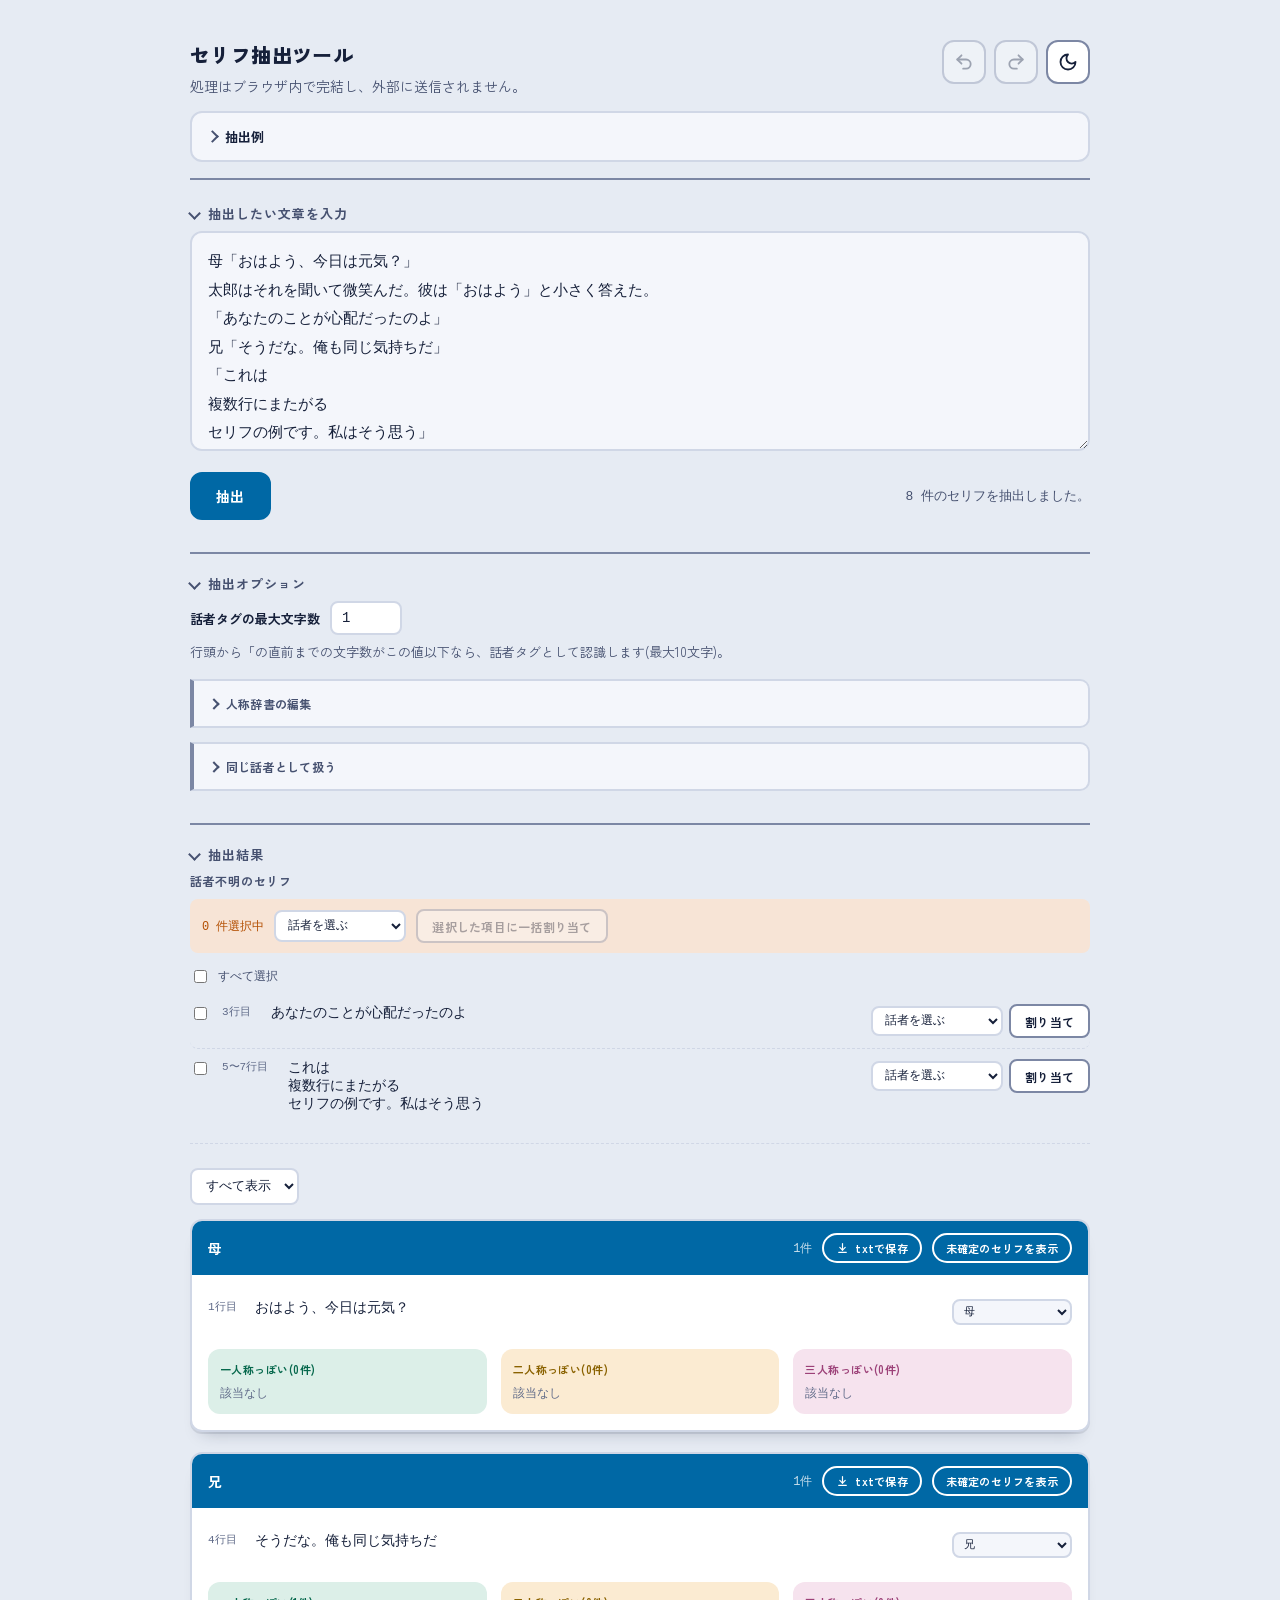
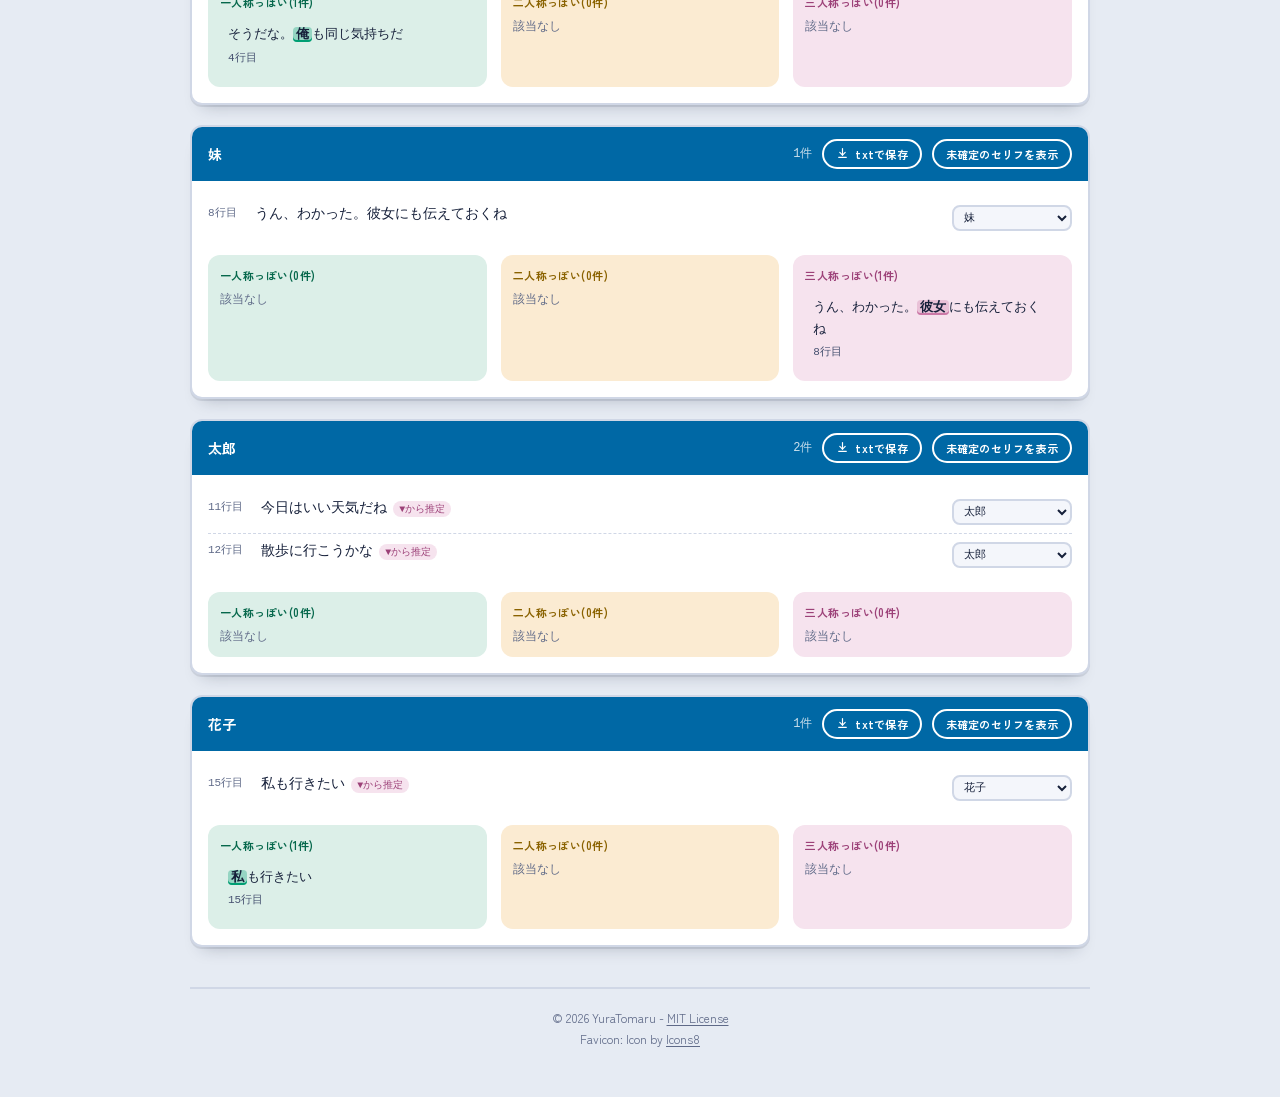
<file: dialogue-extractor/index.html>
<!DOCTYPE html>
<!-- © 2026 YuraTomaru – MIT License https://opensource.org/licenses/MIT -->
<html lang="ja">

<head>
  <meta charset="utf-8">
  <meta name="viewport" content="width=device-width, initial-scale=1">
  <title>セリフ抽出ツール</title>
  <meta name="description" content="文章からセリフ(鍵かっこ発言)を抽出し、話者ごとに整理・人称分類するツール">
  <meta name="theme-color" content="#0068A5">

  <meta property="og:type" content="website">
  <meta property="og:site_name" content="セリフ抽出ツール">
  <meta property="og:title" content="セリフ抽出ツール">
  <meta property="og:description" content="文章からセリフ(鍵かっこ発言)を抽出し、話者ごとに整理・人称分類するツール">
  <meta property="og:url" content="https://yuratomaru.github.io/toy-box/dialogue-extractor/">
  <meta property="og:locale" content="ja_JP">

  <meta name="twitter:card" content="summary">
  <meta name="twitter:title" content="セリフ抽出ツール">
  <meta name="twitter:description" content="文章からセリフ(鍵かっこ発言)を抽出し、話者ごとに整理・人称分類するツール">

  <link rel="canonical" href="https://yuratomaru.github.io/toy-box/dialogue-extractor/">

  <!-- favicon設定 -->
  <!-- SVG (モダンブラウザ用) -->
  <link rel="icon" type="image/svg+xml" href="../assets/favicon.svg">
  <!-- 互換用 (旧型ブラウザ・PC用) -->
  <link rel="icon" type="image/x-icon" href="../assets/favicon.ico">
  <link rel="icon" type="image/png" sizes="32x32" href="../assets/favicon-32x32.png">
  <!-- スマホ用 (iOS/Androidホーム画面) -->
  <link rel="apple-touch-icon" sizes="180x180" href="../assets/apple-touch-icon.png">
  <link rel="manifest" href="../assets/site.webmanifest">

  <link rel="preconnect" href="https://fonts.googleapis.com">
  <link rel="preconnect" href="https://fonts.gstatic.com" crossorigin>
  <link href="https://fonts.googleapis.com/css2?family=Zen+Kaku+Gothic+New:wght@400;500;700;900&display=swap"
    rel="stylesheet">
  <link rel="stylesheet" href="src/style.css">
  <link rel="stylesheet" href="../assets/footer.css">
</head>

<body>
  <div class="sheet">
    <header>
      <div class="header-row">
        <div>
          <h1>セリフ抽出ツール</h1>
          <p>処理はブラウザ内で完結し、外部に送信されません。</p>
        </div>
        <div class="header-actions">
          <button id="undoBtn" class="theme-toggle" type="button" aria-label="元に戻す (Ctrl+Z)" title="元に戻す (Ctrl+Z)"
            disabled>
            <svg viewBox="0 0 24 24" fill="none" stroke="currentColor" stroke-width="2.2" stroke-linecap="round"
              stroke-linejoin="round" aria-hidden="true">
              <path d="M9 14 4 9l5-5" />
              <path d="M4 9h10.5a5.5 5.5 0 0 1 5.5 5.5v0a5.5 5.5 0 0 1-5.5 5.5H11" />
            </svg>
          </button>
          <button id="redoBtn" class="theme-toggle" type="button" aria-label="やり直す (Ctrl+Y)" title="やり直す (Ctrl+Y)"
            disabled>
            <svg viewBox="0 0 24 24" fill="none" stroke="currentColor" stroke-width="2.2" stroke-linecap="round"
              stroke-linejoin="round" aria-hidden="true">
              <path d="m15 14 5-5-5-5" />
              <path d="M20 9H9.5A5.5 5.5 0 0 0 4 14.5v0A5.5 5.5 0 0 0 9.5 20H13" />
            </svg>
          </button>
          <button id="themeToggle" class="theme-toggle" type="button" aria-label="ダークモードに切り替え"
            title="ダークモードに切り替え"></button>
        </div>
      </div>
      <details class="howto">
        <summary>抽出例</summary>
        <div class="howto-body">
          <div class="howto-examples">
            <div class="howto-example"><span class="howto-tag yes">対象</span>母「おはよう」<span
                style="color:var(--ink-3); margin-left:auto;">行頭の話者タグ＋セリフ(文字数は抽出オプションで設定)</span></div>
            <div class="howto-example"><span class="howto-tag yes">対象</span>「今日はいい天気だね」<span
                style="color:var(--ink-3); margin-left:auto;">行全体がセリフだけ</span></div>
            <div class="howto-example"><span class="howto-tag no">対象外</span>太郎は「おはよう」と答えた。<span
                style="color:var(--ink-3); margin-left:auto;">文中に紛れている</span></div>
            <div class="howto-example"><span class="howto-tag yes">対象</span><span>▼太郎<br>「今日はいい天気だね」</span><span
                style="color:var(--ink-3); margin-left:auto;">▼見出しの直後はセリフが続く間その話者の発言になる</span></div>
          </div>
        </div>
      </details>
    </header>

    <details class="section" id="textSection" open>
      <summary>抽出したい文章を入力</summary>
      <textarea id="input" placeholder="ここにテキストを貼り付けてください。">母「おはよう、今日は元気？」
太郎はそれを聞いて微笑んだ。彼は「おはよう」と小さく答えた。
「あなたのことが心配だったのよ」
兄「そうだな。俺も同じ気持ちだ」
「これは
複数行にまたがる
セリフの例です。私はそう思う」
妹「うん、わかった。彼女にも伝えておくね」

▼太郎のセリフ
「今日はいい天気だね」
「散歩に行こうかな」

▼花子
「私も行きたい」</textarea>
      <div class="controls">
        <button id="extract">抽出</button>
        <span id="status" class="status"></span>
      </div>
    </details>

    <details class="section" id="optionsSection" open>
      <summary>抽出オプション</summary>

      <div class="option-row">
        <label for="speakerMaxLen">話者タグの最大文字数</label>
        <input type="number" id="speakerMaxLen" min="1" max="10" step="1" value="1" inputmode="numeric">
        <span id="speakerMaxLenNote" class="option-note"></span>
      </div>
      <p class="hint">行頭から「の直前までの文字数がこの値以下なら、話者タグとして認識します(最大10文字)。</p>

      <details class="subsection" id="dictSection">
        <summary>人称辞書の編集</summary>
        <p class="hint">一人称・二人称・三人称っぽい表現として検出する単語です。×で削除、下の欄から追加できます。編集内容はこの後の抽出結果にすぐ反映されます。</p>
        <div class="dict-columns">
          <div class="dict-col p1">
            <div class="dict-title">一人称</div>
            <div class="dict-chips" data-cat="1"></div>
            <div class="dict-add" data-cat="1">
              <input type="text" placeholder="単語を追加">
              <button class="small">追加</button>
            </div>
          </div>
          <div class="dict-col p2">
            <div class="dict-title">二人称</div>
            <div class="dict-chips" data-cat="2"></div>
            <div class="dict-add" data-cat="2">
              <input type="text" placeholder="単語を追加">
              <button class="small">追加</button>
            </div>
          </div>
          <div class="dict-col p3">
            <div class="dict-title">三人称</div>
            <div class="dict-chips" data-cat="3"></div>
            <div class="dict-add" data-cat="3">
              <input type="text" placeholder="単語を追加">
              <button class="small">追加</button>
            </div>
          </div>
        </div>
        <div class="dict-actions">
          <button class="small" id="dictReset">既定の辞書に戻す</button>
          <button class="small" id="dictClear">辞書をクリア</button>
        </div>

        <details class="dict-import">
          <summary>テキストファイルからインポート</summary>
          <div class="dict-import-body">
            <p class="hint" style="margin:0;">既存の単語は残したまま、新しい単語だけが追加されます。</p>
            <div class="dict-import-row">
              <input type="file" id="dictImportFile" accept=".txt,text/plain">
            </div>
            <textarea id="dictImportText" placeholder="【一人称】
私, 僕, 俺

【二人称】
あなた, 君

【三人称】
彼, 彼女"></textarea>
            <div class="dict-import-row">
              <button class="small" id="dictImportBtn">インポート</button>
              <span id="dictImportStatus" class="status"></span>
            </div>
          </div>
        </details>
      </details>

      <details class="subsection" id="aliasSection" style="display:none;">
        <summary>同じ話者として扱う</summary>
        <p class="hint">同じ名前を入力すると、同一話者としてまとめられます。空欄に戻すと元の表示に戻ります。</p>
        <div id="aliasArea"></div>
      </details>
    </details>

    <details class="section" id="resultSection" open>
      <summary>抽出結果</summary>
      <div id="unassignedSection" style="display:none;">
        <h3 class="result-subhead">話者不明のセリフ</h3>
        <div id="unassignedArea"></div>
      </div>
      <div id="filterSection" style="display:none;">
        <div class="filter-bar">
          <select id="speakerFilter"></select>
        </div>
      </div>
      <div id="speakerSection" style="display:none;">
        <div id="speakerArea"></div>
      </div>
    </details>
    <footer class="site-footer">
      <p>© 2026 YuraTomaru - <a href="https://opensource.org/licenses/MIT" rel="license">MIT License</a></p>
      <p class="favicon-credit">Favicon: Icon by <a href="https://icons8.com/icons/set/geometry-geometric--blue"
          rel="noopener">Icons8</a></p>
    </footer>
  </div>

  <script src="src/main.js"></script>
</body>

</html>
</file>
<file: dialogue-extractor/src/style.css>
:root {
    color-scheme: light;
    --bg: #E6EBF3;
    --sheet: #F4F6FB;
    --surface: #FFFFFF;
    --surface-done: #ECEFF6;
    --head-bg: #EEF1F8;
    --ink: #16203A;
    --ink-2: #465170;
    --ink-3: #5F6A88;
    --line: #D0D7E6;
    --line-strong: #7C87A4;
    --accent: #0068A5;
    --accent-fg: #FFFFFF;
    --head-strong: #0068A5;
    --head-strong-fg: #FFFFFF;
    --focus: #0072B2;
    --warn: #B34E00;
    --warn-soft: #F7E4D6;
    --p1: #06684C; --p1-dot: #009E73; --p1-soft: #DCEFE8;
    --p2: #8A6200; --p2-dot: #E69F00; --p2-soft: #FBEBD2;
    --p3: #9C4178; --p3-dot: #CC79A7; --p3-soft: #F6E3EE;
    --shadow: 0 2px 0 rgba(22,32,58,.10), 0 12px 16px -12px rgba(22,32,58,.28);

    /* legacy aliases so existing class names keep working */
    --ink-soft: var(--ink-2);
    --paper: var(--bg);
    --rule: var(--line);
    --accent-soft: var(--warn-soft);

    --mono: 'JetBrains Mono', 'SF Mono', Consolas, monospace;
    --ui: 'Zen Kaku Gothic New', "Hiragino Kaku Gothic ProN", "Hiragino Sans", "Yu Gothic UI", "Noto Sans JP", Meiryo, system-ui, sans-serif;
  }
  @media (prefers-color-scheme: dark) { :root:not([data-theme="light"]) {
    color-scheme: dark;
    --bg: #0B1020;
    --sheet: #121832;
    --surface: #171E3B;
    --surface-done: #141A33;
    --head-bg: #1A2142;
    --ink: #EEF2FB;
    --ink-2: #A9B4CE;
    --ink-3: #8089A8;
    --line: #2A3358;
    --line-strong: #4A5580;
    --accent: #56B4E9;
    --accent-fg: #0B1020;
    --head-strong: #1E3A5C;
    --head-strong-fg: #DCEAF5;
    --focus: #56B4E9;
    --warn: #E3875A;
    --warn-soft: #3A2718;
    --p1: #6FE3C0; --p1-dot: #4FD9B0; --p1-soft: #13332A;
    --p2: #E8C077; --p2-dot: #E3B155; --p2-soft: #352708;
    --p3: #E8A9CE; --p3-dot: #E08FC0; --p3-soft: #35202C;
  } }
  :root[data-theme="dark"] {
    color-scheme: dark;
    --bg: #0B1020;
    --sheet: #121832;
    --surface: #171E3B;
    --surface-done: #141A33;
    --head-bg: #1A2142;
    --ink: #EEF2FB;
    --ink-2: #A9B4CE;
    --ink-3: #8089A8;
    --line: #2A3358;
    --line-strong: #4A5580;
    --accent: #56B4E9;
    --accent-fg: #0B1020;
    --head-strong: #1E3A5C;
    --head-strong-fg: #DCEAF5;
    --focus: #56B4E9;
    --warn: #E3875A;
    --warn-soft: #3A2718;
    --p1: #6FE3C0; --p1-dot: #4FD9B0; --p1-soft: #13332A;
    --p2: #E8C077; --p2-dot: #E3B155; --p2-soft: #352708;
    --p3: #E8A9CE; --p3-dot: #E08FC0; --p3-soft: #35202C;
  }

  * { box-sizing: border-box; }
  input[type=checkbox] { accent-color: var(--accent); }
  body {
    margin: 0;
    background: var(--bg);
    color: var(--ink);
    font-family: var(--ui);
    min-height: 100vh;
    display: flex;
    justify-content: center;
    padding: 40px 20px;
  }
  .sheet { width: 100%; max-width: 900px; }
  header { margin-bottom: 24px; padding-bottom: 16px; border-bottom: 2px solid var(--line-strong); }
  .header-row { display: flex; align-items: flex-start; justify-content: space-between; gap: 16px; }
  h1 { font-size: 20px; letter-spacing: 0.02em; margin: 0 0 6px; font-weight: 900; }
  header p { margin: 0; color: var(--ink-2); font-size: 14px; line-height: 1.6; }
  .theme-toggle {
    flex-shrink: 0; width: 44px; height: 44px; padding: 0; border-radius: 12px;
    display: flex; align-items: center; justify-content: center;
    background: var(--surface); border: 2px solid var(--line-strong); color: var(--ink);
  }
  .theme-toggle svg { width: 20px; height: 20px; }
  .header-actions { display: flex; align-items: center; gap: 8px; flex-shrink: 0; }
  button:disabled { opacity: 0.35; cursor: not-allowed; }
  button:disabled:hover { background: var(--surface); }
  .rule-note {
    display: inline-block; margin-top: 12px; font-family: var(--mono); font-size: 12px;
    color: var(--warn); background: var(--warn-soft); padding: 6px 12px; border-radius: 8px; line-height: 1.7;
  }
  textarea {
    width: 100%; min-height: 220px; padding: 16px; font-family: var(--mono); font-size: 15px;
    line-height: 1.9; color: var(--ink); background: var(--sheet); border: 2px solid var(--line);
    border-radius: 12px; resize: vertical; outline: none;
  }
  textarea:focus-visible { border-color: var(--focus); }
  .controls { display: flex; align-items: center; justify-content: space-between; gap: 16px; margin: 16px 0 32px; }
  button {
    font-family: var(--ui); font-size: 14px; font-weight: 700; letter-spacing: 0.02em; padding: 0 24px;
    height: 48px; background: var(--surface); color: var(--ink); border: 2px solid var(--line-strong);
    border-radius: 12px; cursor: pointer; transition: background 0.15s ease, border-color 0.15s ease;
  }
  button:hover { background: var(--head-bg); }
  button.small { height: 34px; padding: 0 14px; font-size: 12px; border-radius: 8px; }
  button:focus-visible { outline: 3px solid var(--focus); outline-offset: 2px; }
  #extract { background: var(--accent); color: var(--accent-fg); border-color: var(--accent); }
  #extract:hover { filter: brightness(1.08); }
  .status { font-family: var(--mono); font-size: 13px; color: var(--ink-2); }

  details.section { border-top: 2px solid var(--line-strong); padding-top: 20px; margin-bottom: 32px; }
  /* ヘッダー下の線と二重にならないよう、最初のセクションは上線を付けない */
  header + details.section { border-top: none; padding-top: 0; }
  details.section > summary {
    list-style: none; cursor: pointer; display: flex; align-items: center; gap: 9px;
    font-size: 13px; letter-spacing: 0.08em; color: var(--ink-2); margin: 0 0 8px;
    font-weight: 700; font-family: var(--ui); text-transform: uppercase; user-select: none;
  }
  details.section > summary::-webkit-details-marker { display: none; }
  details.section > summary::before {
    content: ''; width: 7px; height: 7px; flex-shrink: 0;
    border-right: 2px solid var(--ink-2); border-bottom: 2px solid var(--ink-2);
    transform: rotate(-45deg); transition: transform 0.15s ease;
  }
  details.section[open] > summary::before { transform: rotate(45deg); }
  details.section > summary .summary-note {
    text-transform: none; letter-spacing: 0; font-weight: 400; color: var(--ink-3); font-size: 12px;
  }
  details.section .hint { font-size: 13px; color: var(--ink-2); margin: 0 0 16px; line-height: 1.7; }
  details.section .hint:empty { display: none; margin: 0; }

  details.section > .hint + details.subsection,
  details.section > details.subsection:first-of-type { margin-top: 4px; }
  details.subsection {
    margin-top: 14px; padding: 14px 16px; background: var(--sheet);
    border: 2px solid var(--line); border-left: 4px solid var(--line-strong); border-radius: 0 10px 10px 0;
  }
  details.subsection > summary {
    list-style: none; cursor: pointer; display: flex; align-items: center; gap: 8px;
    font-size: 12px; letter-spacing: 0.02em; color: var(--ink-2); margin: 0; font-weight: 700;
    font-family: var(--ui); user-select: none;
  }
  details.subsection[open] > summary { margin-bottom: 12px; }
  details.subsection > summary::-webkit-details-marker { display: none; }
  details.subsection > summary::before {
    content: ''; width: 6px; height: 6px; flex-shrink: 0;
    border-right: 2px solid var(--ink-2); border-bottom: 2px solid var(--ink-2);
    transform: rotate(-45deg); transition: transform 0.15s ease;
  }
  details.subsection[open] > summary::before { transform: rotate(45deg); }

  #unassignedSection { margin-bottom: 24px; padding-bottom: 20px; border-bottom: 1px dashed var(--line); }
  .result-subhead {
    font-size: 12px; letter-spacing: 0.06em; color: var(--ink-2); margin: 0 0 10px;
    font-weight: 700; font-family: var(--ui); text-transform: uppercase;
  }
  #filterSection { margin-bottom: 14px; }

  /* 使い方(折りたたみの使用例カード) */
  .howto {
    margin-top: 14px; border: 2px solid var(--line); border-radius: 12px; background: var(--sheet); padding: 14px 16px;
  }
  .howto summary {
    list-style: none; cursor: pointer; display: flex; align-items: center; gap: 8px;
    font-weight: 700; font-size: 13px; color: var(--ink); user-select: none;
  }
  .howto summary::-webkit-details-marker { display: none; }
  .howto summary::before {
    content: ''; width: 7px; height: 7px; flex-shrink: 0;
    border-right: 2px solid var(--ink-2); border-bottom: 2px solid var(--ink-2);
    transform: rotate(-45deg); transition: transform 0.15s ease;
  }
  .howto[open] summary::before { transform: rotate(45deg); }
  .howto-body { margin-top: 14px; font-size: 13px; color: var(--ink-2); line-height: 1.8; }
  .howto-examples { margin-bottom: 12px; }
  .howto-example {
    display: flex; align-items: flex-start; gap: 10px; font-family: var(--mono); font-size: 13px;
    padding: 7px 0; border-bottom: 1px dashed var(--line); line-height: 1.7;
  }
  .howto-example:last-child { border-bottom: none; }
  .howto-tag {
    font-family: var(--ui); font-size: 11px; font-weight: 700; padding: 2px 9px; border-radius: 999px; flex-shrink: 0;
  }
  .howto-tag.yes { background: var(--p1-soft); color: var(--p1); }
  .howto-tag.no { background: var(--warn-soft); color: var(--warn); }

  /* 抽出オプション：話者タグの最大文字数 */
  .option-row { display: flex; align-items: center; gap: 10px; flex-wrap: wrap; margin: 0 0 6px; }
  .option-row label { font-size: 13px; font-weight: 700; color: var(--ink); }
  .option-row input[type=number] {
    width: 72px; font-family: var(--mono); font-size: 14px; padding: 7px 10px;
    border: 2px solid var(--line); border-radius: 8px; background: var(--surface); color: var(--ink);
  }
  .option-row input[type=number]:focus-visible { border-color: var(--focus); outline: none; }
  .option-note { font-family: var(--mono); font-size: 12px; color: var(--warn); }

  /* 辞書の操作(クリア/リセット/インポート) */
  .dict-actions { display: flex; gap: 8px; flex-wrap: wrap; margin-top: 12px; }
  .dict-import {
    margin-top: 14px; border-top: 1px dashed var(--line); padding-top: 14px;
  }
  .dict-import summary {
    list-style: none; cursor: pointer; display: flex; align-items: center; gap: 8px;
    font-weight: 700; font-size: 12px; color: var(--ink-2); user-select: none;
  }
  .dict-import summary::-webkit-details-marker { display: none; }
  .dict-import summary::before {
    content: ''; width: 7px; height: 7px; flex-shrink: 0;
    border-right: 2px solid var(--ink-2); border-bottom: 2px solid var(--ink-2);
    transform: rotate(-45deg); transition: transform 0.15s ease;
  }
  .dict-import[open] summary::before { transform: rotate(45deg); }
  .dict-import-body { margin-top: 12px; display: flex; flex-direction: column; gap: 8px; }
  .dict-import-body textarea {
    width: 100%; min-height: 90px; padding: 10px; font-family: var(--mono); font-size: 12px;
    line-height: 1.7; color: var(--ink); background: var(--surface); border: 2px solid var(--line);
    border-radius: 8px; resize: vertical;
  }
  .dict-import-row { display: flex; align-items: center; gap: 10px; flex-wrap: wrap; }
  input[type=file] { font-family: var(--mono); font-size: 12px; color: var(--ink-2); }

  /* filter bar */
  .filter-bar { display: flex; align-items: center; gap: 10px; flex-wrap: wrap; }
  .filter-bar select {
    font-family: var(--mono); font-size: 13px; padding: 8px 10px; border: 2px solid var(--line);
    border-radius: 8px; background: var(--surface); color: var(--ink);
  }

  /* alias */
  .alias-row {
    display: flex; align-items: center; gap: 10px; padding: 8px 0; border-bottom: 1px dashed var(--line);
  }
  .alias-row:last-child { border-bottom: none; }
  .alias-tag {
    font-family: var(--mono); font-size: 13px; background: var(--head-bg); color: var(--ink);
    border: 1px solid var(--line); padding: 3px 8px; border-radius: 8px; flex-shrink: 0;
  }
  .alias-arrow { color: var(--ink-3); font-size: 13px; flex-shrink: 0; }
  .alias-input {
    font-family: var(--mono); font-size: 13px; padding: 7px 10px; border: 2px solid var(--line);
    border-radius: 8px; flex: 1; max-width: 260px; background: var(--surface); color: var(--ink);
  }
  .alias-input:focus-visible { border-color: var(--focus); outline: none; }

  /* unassigned */
  .bulk-bar {
    display: flex; align-items: center; gap: 10px; flex-wrap: wrap; padding: 10px 12px; margin-bottom: 10px;
    background: var(--warn-soft); border-radius: 8px;
  }
  .bulk-bar .bulk-count { font-family: var(--mono); font-size: 12px; color: var(--warn); flex-shrink: 0; }
  .bulk-bar select, .bulk-bar input[type=text] {
    font-family: var(--mono); font-size: 12px; padding: 6px 8px; border: 2px solid var(--line); border-radius: 8px;
    background: var(--surface); color: var(--ink);
  }
  .select-all-row {
    display: flex; align-items: center; gap: 8px; padding: 4px 0 8px; font-family: var(--mono); font-size: 12px; color: var(--ink-2);
  }
  body.dragging-select { user-select: none; }
  .unassigned-item {
    display: flex; align-items: flex-start; gap: 12px; padding: 10px 0; border-bottom: 1px dashed var(--line);
    cursor: pointer; border-radius: 8px;
  }
  .unassigned-item:hover { background: var(--head-bg); }
  .unassigned-item.selected { background: var(--p1-soft); }
  .unassigned-item:last-child { border-bottom: none; }
  .unassigned-item .row-check { margin-top: 3px; flex-shrink: 0; pointer-events: none; }
  .unassigned-item .body-text { flex: 1; font-family: var(--mono); font-size: 14px; white-space: pre-wrap; overflow-wrap: anywhere; }
  .unassigned-item .assign-controls { display: flex; gap: 6px; align-items: center; flex-shrink: 0; cursor: auto; }
  .unassigned-item select, .unassigned-item input[type=text] {
    font-family: var(--mono); font-size: 12px; padding: 5px 8px; border: 2px solid var(--line); border-radius: 8px;
    background: var(--surface); color: var(--ink);
  }
  .line-tag { font-family: var(--mono); font-size: 11px; color: var(--ink-3); white-space: nowrap; margin-right: 8px; }

  /* speaker cards */
  .speaker-card {
    border: 2px solid var(--line); border-radius: 12px; background: var(--surface); margin-bottom: 20px;
    overflow: hidden; box-shadow: var(--shadow);
  }
  .speaker-head {
    display: flex; align-items: center; justify-content: space-between; padding: 12px 16px;
    background: var(--head-strong); color: var(--head-strong-fg);
  }
  .speaker-head .name { font-family: var(--ui); font-size: 14px; font-weight: 700; letter-spacing: 0.02em; }
  .speaker-head .count { font-family: var(--mono); font-size: 12px; color: var(--head-strong-fg); opacity: 0.8; }
  .speaker-body { padding: 16px; }

  .all-lines { margin-bottom: 16px; }
  .all-lines .item {
    display: flex; align-items: flex-start; gap: 10px; padding: 8px 0;
    border-bottom: 1px dashed var(--line); font-size: 14px;
  }
  .all-lines .item:last-child { border-bottom: none; }
  .all-lines .body-text { flex: 1; font-family: var(--mono); font-size: 14px; white-space: pre-wrap; overflow-wrap: anywhere; }

  .speaker-move { display: flex; align-items: center; gap: 6px; flex-shrink: 0; flex-wrap: wrap; }
  .speaker-move-select {
    font-family: var(--mono); font-size: 11px; padding: 4px 6px; border: 2px solid var(--line); border-radius: 8px;
    background: var(--sheet); color: var(--ink);
  }
  .speaker-move-new {
    font-family: var(--mono); font-size: 11px; padding: 4px 6px; border: 2px solid var(--line); border-radius: 8px; width: 90px;
    background: var(--surface); color: var(--ink);
  }
  .speaker-move-reset {
    font-family: var(--mono); font-size: 11px; padding: 4px 8px; background: transparent; color: var(--ink-2);
    border: 2px solid var(--line); border-radius: 8px; cursor: pointer; height: auto;
  }
  .speaker-move-reset:hover { color: var(--warn); border-color: var(--warn); background: transparent; }
  .override-badge {
    display: inline-block; font-family: var(--mono); font-size: 10px; padding: 1px 6px; border-radius: 999px;
    margin-left: 6px; background: var(--warn-soft); color: var(--warn);
  }
  .cat-select {
    font-family: var(--mono); font-size: 11px; padding: 4px 6px; border: 2px solid var(--line);
    border-radius: 8px; background: var(--surface); color: var(--ink-2); flex-shrink: 0;
  }
  .manual-badge {
    display: inline-block; font-family: var(--mono); font-size: 10px; color: var(--warn);
    background: var(--warn-soft); padding: 1px 6px; border-radius: 999px; margin-left: 6px;
  }
  .marker-badge {
    display: inline-block; font-family: var(--mono); font-size: 10px; color: var(--p3);
    background: var(--p3-soft); padding: 1px 6px; border-radius: 999px; margin-left: 6px;
  }

  .hint-columns { display: grid; grid-template-columns: repeat(auto-fit, minmax(220px, 1fr)); gap: 14px; }
  .hint-col { border-radius: 12px; padding: 12px; }
  .hint-col.p1 { background: var(--p1-soft); }
  .hint-col.p2 { background: var(--p2-soft); }
  .hint-col.p3 { background: var(--p3-soft); }
  .hint-col .hint-title { font-family: var(--ui); font-size: 11px; letter-spacing: 0.04em; margin-bottom: 8px; font-weight: 700; }
  .hint-col.p1 .hint-title { color: var(--p1); }
  .hint-col.p2 .hint-title { color: var(--p2); }
  .hint-col.p3 .hint-title { color: var(--p3); }
  .hint-example { font-size: 13px; font-family: var(--mono); margin-bottom: 8px; line-height: 1.7; cursor: pointer; border-radius: 8px; padding: 6px 8px; transition: background 0.1s ease; overflow-wrap: anywhere; }
  .hint-col.p1 .hint-example:hover { background: color-mix(in srgb, var(--p1-dot) 18%, transparent); }
  .hint-col.p2 .hint-example:hover { background: color-mix(in srgb, var(--p2-dot) 18%, transparent); }
  .hint-col.p3 .hint-example:hover { background: color-mix(in srgb, var(--p3-dot) 18%, transparent); }
  .hint-example:last-child { margin-bottom: 0; }
  /* 人称ワード強調：ライト/ダークどちらでも読めるよう、文字色は本文色のまま、人称色の下線＋薄い背景で示す */
  .hint-example strong { color: var(--ink); font-weight: 700; padding: 0 3px; border-radius: 4px; background: rgba(128,128,128,0.2); }
  .hint-col.p1 .hint-example strong { background: color-mix(in srgb, var(--p1-dot) 32%, transparent); box-shadow: inset 0 -2px 0 var(--p1-dot); }
  .hint-col.p2 .hint-example strong { background: color-mix(in srgb, var(--p2-dot) 32%, transparent); box-shadow: inset 0 -2px 0 var(--p2-dot); }
  .hint-col.p3 .hint-example strong { background: color-mix(in srgb, var(--p3-dot) 32%, transparent); box-shadow: inset 0 -2px 0 var(--p3-dot); }
  .hint-col.p1 .hint-example.confirmed { background: color-mix(in srgb, var(--p1-dot) 22%, transparent); box-shadow: inset 3px 0 0 var(--p1-dot); }
  .hint-col.p2 .hint-example.confirmed { background: color-mix(in srgb, var(--p2-dot) 22%, transparent); box-shadow: inset 3px 0 0 var(--p2-dot); }
  .hint-col.p3 .hint-example.confirmed { background: color-mix(in srgb, var(--p3-dot) 22%, transparent); box-shadow: inset 3px 0 0 var(--p3-dot); }
  .confirm-check { font-family: var(--ui); font-size: 11px; font-weight: 700; }
  .hint-col.p1 .confirm-check { color: var(--p1); }
  .hint-col.p2 .confirm-check { color: var(--p2); }
  .hint-col.p3 .confirm-check { color: var(--p3); }
  .hint-none { font-size: 12px; color: var(--ink-3); font-family: var(--mono); }

  .confirm-mini {
    display: inline-block; font-family: var(--ui); font-size: 10px; font-weight: 700; padding: 1px 7px; border-radius: 999px;
    margin-left: 6px; color: #fff;
  }
  .confirm-mini.p1 { background: var(--p1-dot); }
  .confirm-mini.p2 { background: var(--p2-dot); color: #16203A; }
  .confirm-mini.p3 { background: var(--p3-dot); }

  .empty { color: var(--ink-3); font-size: 13px; font-family: var(--mono); }

  /* dictionary editor */
  .dict-columns { display: grid; grid-template-columns: repeat(auto-fit, minmax(240px, 1fr)); gap: 14px; }
  .dict-col { border-radius: 12px; padding: 12px; background: var(--surface); border: 2px solid var(--line); }
  .dict-col .dict-title { font-family: var(--ui); font-size: 11px; letter-spacing: 0.04em; margin-bottom: 8px; font-weight: 700; }
  .dict-col.p1 .dict-title { color: var(--p1); }
  .dict-col.p2 .dict-title { color: var(--p2); }
  .dict-col.p3 .dict-title { color: var(--p3); }
  .dict-chips { display: flex; flex-wrap: wrap; gap: 6px; margin-bottom: 10px; }
  .dict-chip {
    display: inline-flex; align-items: center; gap: 5px; font-family: var(--mono); font-size: 12px;
    background: var(--sheet); border: 1px solid var(--line); border-radius: 999px; padding: 3px 6px 3px 10px;
  }
  .dict-chip button {
    font-family: var(--ui); font-size: 11px; height: auto; padding: 1px 6px; background: transparent; color: var(--ink-2);
    border: none; border-radius: 50%; cursor: pointer; line-height: 1.6;
  }
  .dict-chip button:hover { color: var(--warn); background: var(--warn-soft); }
  .dict-add { display: flex; gap: 6px; }
  .dict-add input[type=text] {
    flex: 1; font-family: var(--mono); font-size: 12px; padding: 7px 8px; border: 2px solid var(--line); border-radius: 8px;
    background: var(--surface); color: var(--ink);
  }
  .dict-reset { margin-top: 12px; }

  /* confirm workflow */
  .confirm-btn {
    font-family: var(--ui); font-size: 11px; font-weight: 700; height: 30px; padding: 0 12px; background: transparent;
    color: var(--head-strong-fg); border: 2px solid var(--head-strong-fg); border-radius: 999px; cursor: pointer;
  }
  .confirm-btn:hover { background: rgba(255,255,255,0.14); }
  .confirm-btn.confirmed { background: var(--head-strong-fg); color: var(--head-strong); }
  .speaker-bulk-download {
    display: inline-flex; align-items: center; gap: 6px; font-family: var(--ui); font-size: 11px; font-weight: 700;
    height: 30px; padding: 0 12px; background: transparent; color: var(--head-strong-fg);
    border: 2px solid var(--head-strong-fg); border-radius: 999px; cursor: pointer;
  }
  .speaker-bulk-download svg { width: 13px; height: 13px; flex-shrink: 0; }
  .speaker-bulk-download:hover { background: rgba(255,255,255,0.14); }
  .speaker-head .head-right { display: flex; align-items: center; gap: 10px; }

  .leftover-block { margin-top: 16px; border-top: 1px dashed var(--line); padding-top: 12px; }
  .leftover-block .leftover-title {
    font-family: var(--ui); font-size: 11px; letter-spacing: 0.04em; color: var(--warn); margin-bottom: 8px; font-weight: 700;
  }
  .leftover-block .item { background: var(--warn-soft); border-radius: 8px; padding: 8px 10px; margin-bottom: 6px; border-bottom: none; }
</file>
<file: assets/footer.css>
/* 共通フッター (複数ページで共用する想定。将来的に assets/ 配下への配置も検討) */
.site-footer {
  margin: 40px 0 0;
  padding: 16px 0 0;
  border-top: 2px solid var(--line);
  font-family: var(--ui);
  font-size: 12px;
  color: var(--ink-3);
  text-align: center;
  overflow-wrap: anywhere;
}

.site-footer p {
  margin: 4px 0;
}

.site-footer a {
  color: inherit;
  text-decoration: underline;
  text-underline-offset: 2px;
}

.site-footer a:hover,
.site-footer a:focus-visible {
  color: var(--ink);
}

.site-footer a:focus-visible {
  outline: 3px solid var(--focus);
  outline-offset: 2px;
}

.favicon-credit {
  color: var(--ink-3);
}
</file>
